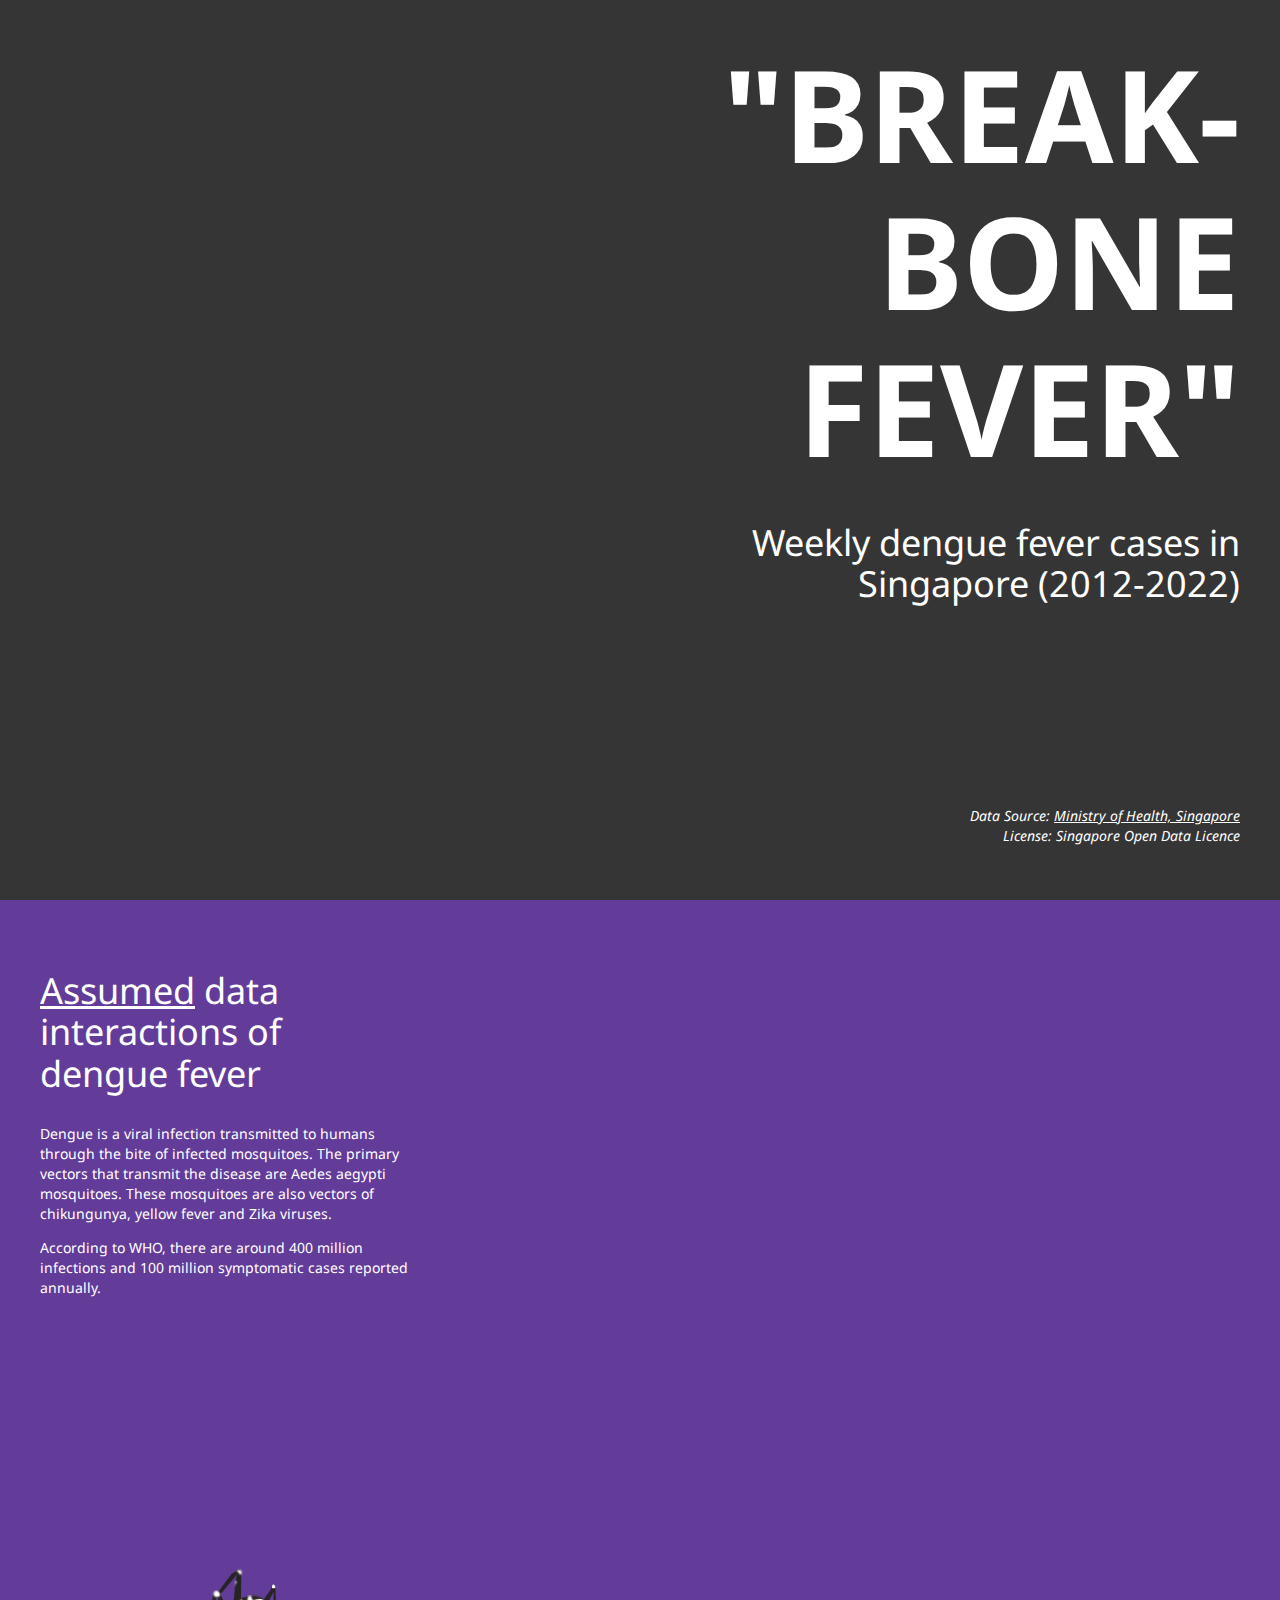
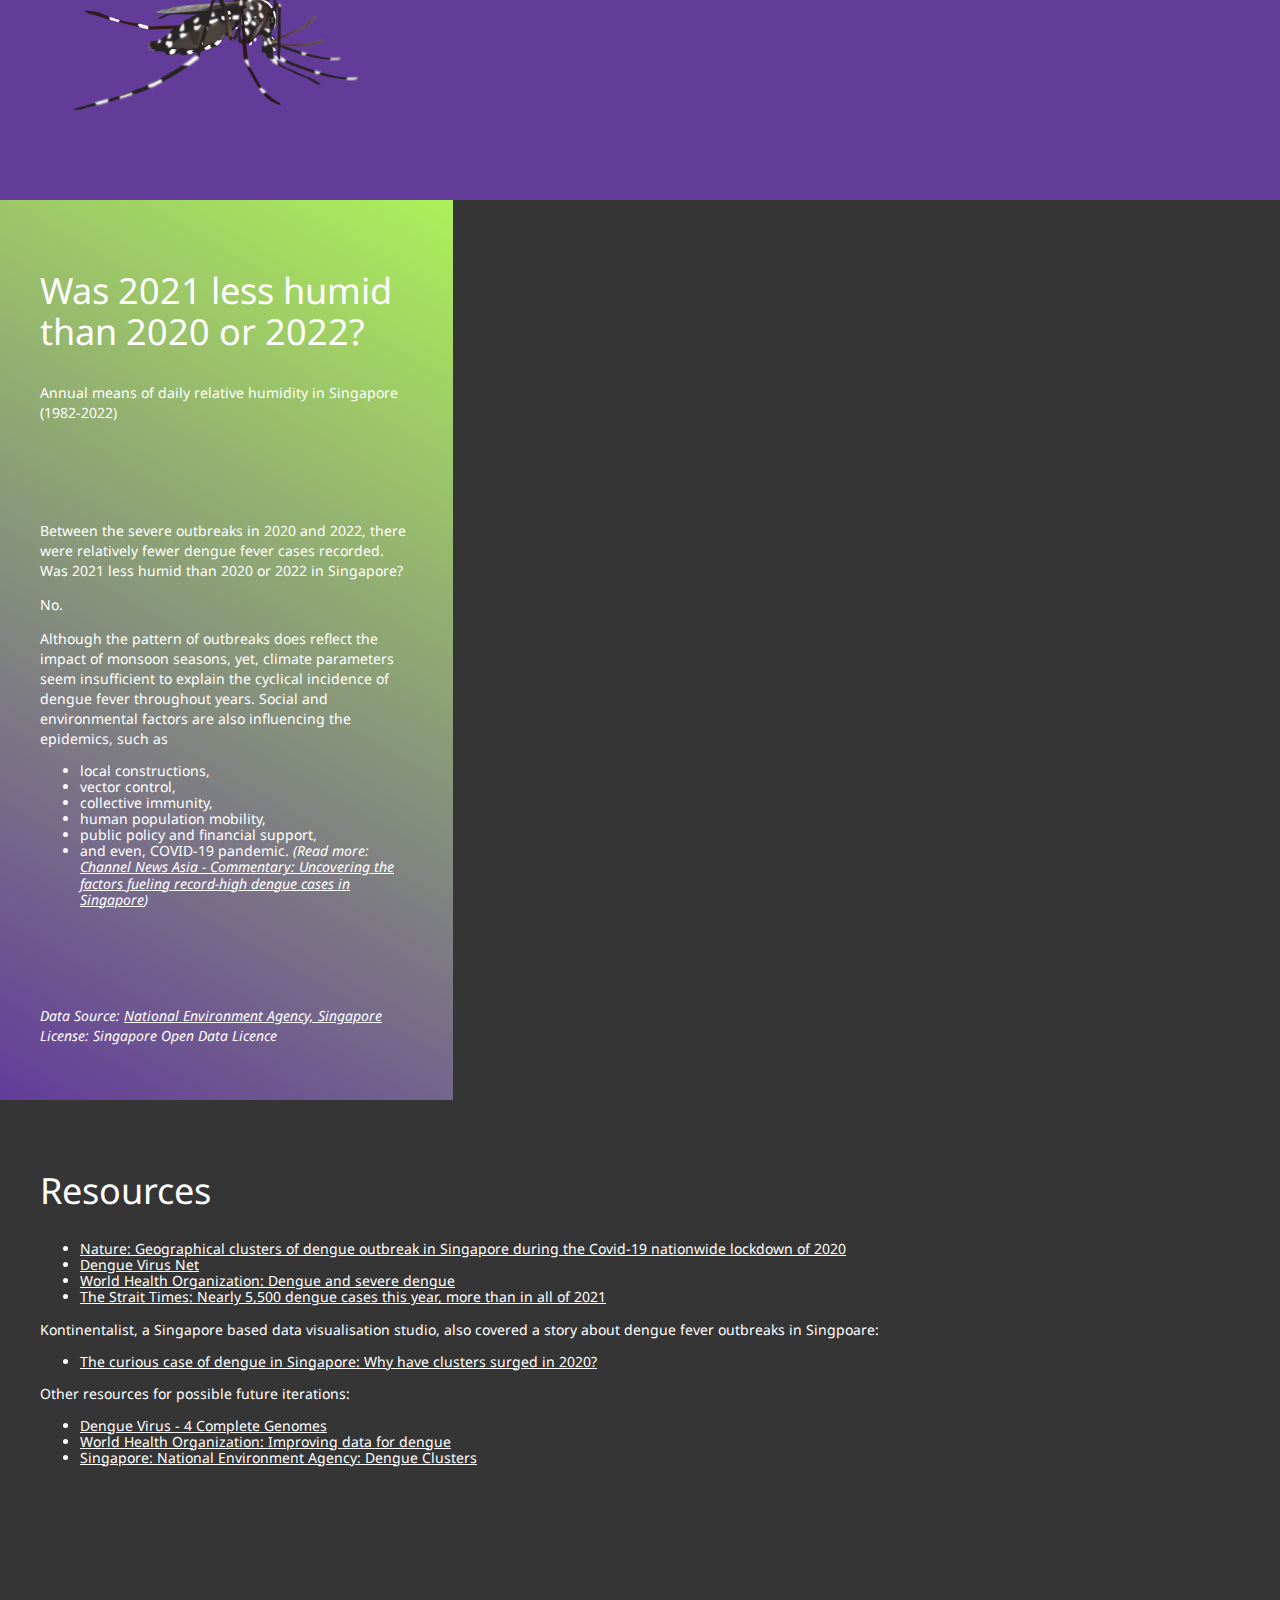
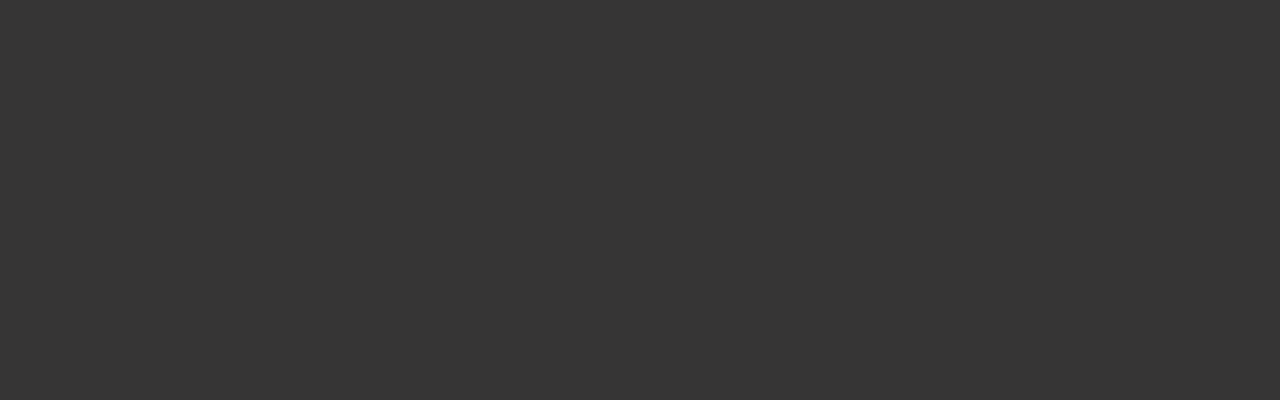
<file: index.html>
<!DOCTYPE html>
<html lang="en">
<head>
    <meta charset="UTF-8">
    <meta http-equiv="X-UA-Compatible" content="IE=edge">
    <meta name="viewport" content="width=device-width, initial-scale=1.0">
    <link rel="stylesheet" href="./css/normalize.css"/>
    <link rel="stylesheet" href="./css/style.css"/>
    <script src="https://d3js.org/d3.v7.min.js"></script>
    <title>Weekly Dengue Fever Cases in Singapore (2012-2022)</title>
</head>
<body>
    <section class="container _landing">
        <div class="section _plot">
            <div id="dengue_plot"></div>
            <!-- <div class="" id="dengue_legend"> </div> -->
        </div>
        <div class="section _info progress">
            <div class="section-heading">
                <h1>"Break-bone Fever"</h1>
                <h2>Weekly dengue fever cases in Singapore (2012-2022)</h2>
            </div>
            <p class="attribution">
                Data Source: <a href="https://data.gov.sg/dataset/weekly-infectious-disease-bulletin-cases">Ministry of Health, Singapore</a>
                <br/>
                License: Singapore Open Data Licence
            </p>
        </div>
    </section>
    <section class="container _map bg-purple">
        <div class="section _description">
            <div class="section-heading">
                <h2><u>Assumed</u> data interactions of dengue fever</h2>
                <p>
                    Dengue is a viral infection transmitted to humans through the bite of infected mosquitoes. 
                    The primary vectors that transmit the disease are Aedes aegypti mosquitoes. 
                    These mosquitoes are also vectors of chikungunya, yellow fever and Zika viruses.
                </p>
                <p>
                    According to WHO, there are around 400 million infections and 100 million symptomatic cases reported annually.
                </p>
            </div>
            <img src="images/mosquito-transparent-background-17-1438403998.png"/>
        </div>
        <div class="section _mapping">
            <svg id="data-mapping">
                <g>
                    <g class="links"></g>
                    <g class="nodes"></g>
                </g>
            </svg>
        </div>
        <!-- <div class="section">
            
        </div> -->
    </section>
    <section class="container">
        <div class="section _description bg-gradient">
            <div class="section-heading">
                <h2>Was 2021 less humid than 2020 or 2022?</h2>
                <p>Annual means of daily relative humidity in Singapore (1982-2022)</p>
            </div>
            <div>
                <p>
                    Between the severe outbreaks in 2020 and 2022, there were relatively fewer dengue fever cases recorded. 
                    Was 2021 less humid than 2020 or 2022 in Singapore?
                </p>
                <p>
                    No.
                </p>
                <p>
                    Although the pattern of outbreaks does reflect the impact of monsoon seasons, 
                    yet, climate parameters seem insufficient to explain the cyclical incidence of dengue fever throughout years.
                    Social and environmental factors are also influencing the epidemics, such as 
                </p>
                <ul>
                    <li>local constructions,</li>
                    <li>vector control,</li>
                    <li>collective immunity,</li>
                    <li>human population mobility,</li>
                    <li>public policy and financial support,</li>
                    <li>
                        and even, COVID-19 pandemic.
                        <i>
                            (Read more: <a href="https://www.channelnewsasia.com/commentary/why-singapore-record-high-dengue-cases-covid-19-2020-coronavirus-687281">Channel News Asia - Commentary: Uncovering the factors fueling record-high dengue cases in Singapore</a>)
                        </i>
                    </li>
                </ul>
            </div>
            <p class="attribution">
                Data Source: <a href="https://data.gov.sg/dataset/relative-humidity-annual-mean">National Environment Agency, Singapore</a>
                <br/>
                License: Singapore Open Data Licence
            </p>
        </div>
        <div class="section _plot">
            <!-- <select id="selectButton"></select> -->
            <div id="humidity_plot"></div>
        </div>
    </section>
    <section class="container">
        <div class="section _description">
            <div class="section-heading">
                <h2>Resources</h2>
                <ul>
                    <li>
                        <a href="https://www.nature.com/articles/s41597-022-01666-y">
                            Nature: Geographical clusters of dengue outbreak in Singapore during the Covid-19 nationwide lockdown of 2020
                        </a>
                    </li>
                    <li>
                        <a href="http://www.denguevirusnet.com/">
                            Dengue Virus Net
                        </a>
                    </li>
                    <li>
                        <a href="https://www.who.int/news-room/fact-sheets/detail/dengue-and-severe-dengue">
                            World Health Organization: Dengue and severe dengue
                        </a>
                    </li>
                    <li>
                        <a href="https://www.straitstimes.com/singapore/environment/close-to-5500-dengue-cases-recorded-in-spore-so-far-this-year-more-than-for-whole-of-2021">
                            The Strait Times: Nearly 5,500 dengue cases this year, more than in all of 2021
                        </a>
                    </li>
                </ul>
                <p>
                    Kontinentalist, a Singapore based data visualisation studio, also covered a story about dengue fever outbreaks in Singpoare:
                </p>
                <ul>
                    <li>
                        <a href="https://kontinentalist.com/stories/why-are-singapore-dengue-fever-clusters-growing-in-2020">
                            The curious case of dengue in Singapore: Why have clusters surged in 2020?
                        </a>
                    </li>
                </ul>
                <p>
                    Other resources for possible future iterations:
                </p>
                <ul>
                    <li>
                        <a href="https://www.kaggle.com/datasets/jhossain/dengue-virus-4-complete-genomes?select=den2.fasta">
                            Dengue Virus - 4 Complete Genomes
                        </a>
                    </li>
                    <li>
                        <a href="https://www.who.int/activities/improving-data-for-dengue">
                            World Health Organization: Improving data for dengue
                        </a>
                    </li>
                    <li>
                        <a href="https://www.nea.gov.sg/dengue-zika/dengue/dengue-clusters">
                            Singapore: National Environment Agency: Dengue Clusters
                        </a>
                    </li>
                </ul>
            </div>
            
        </div>
    </section>
    <script src="./js/dengue_plot.js"></script>
    <script src="./js/mapping.js"></script>
    <script src="./js/humidity_plot__scatter.js"></script>

</body>
</html>
</file>
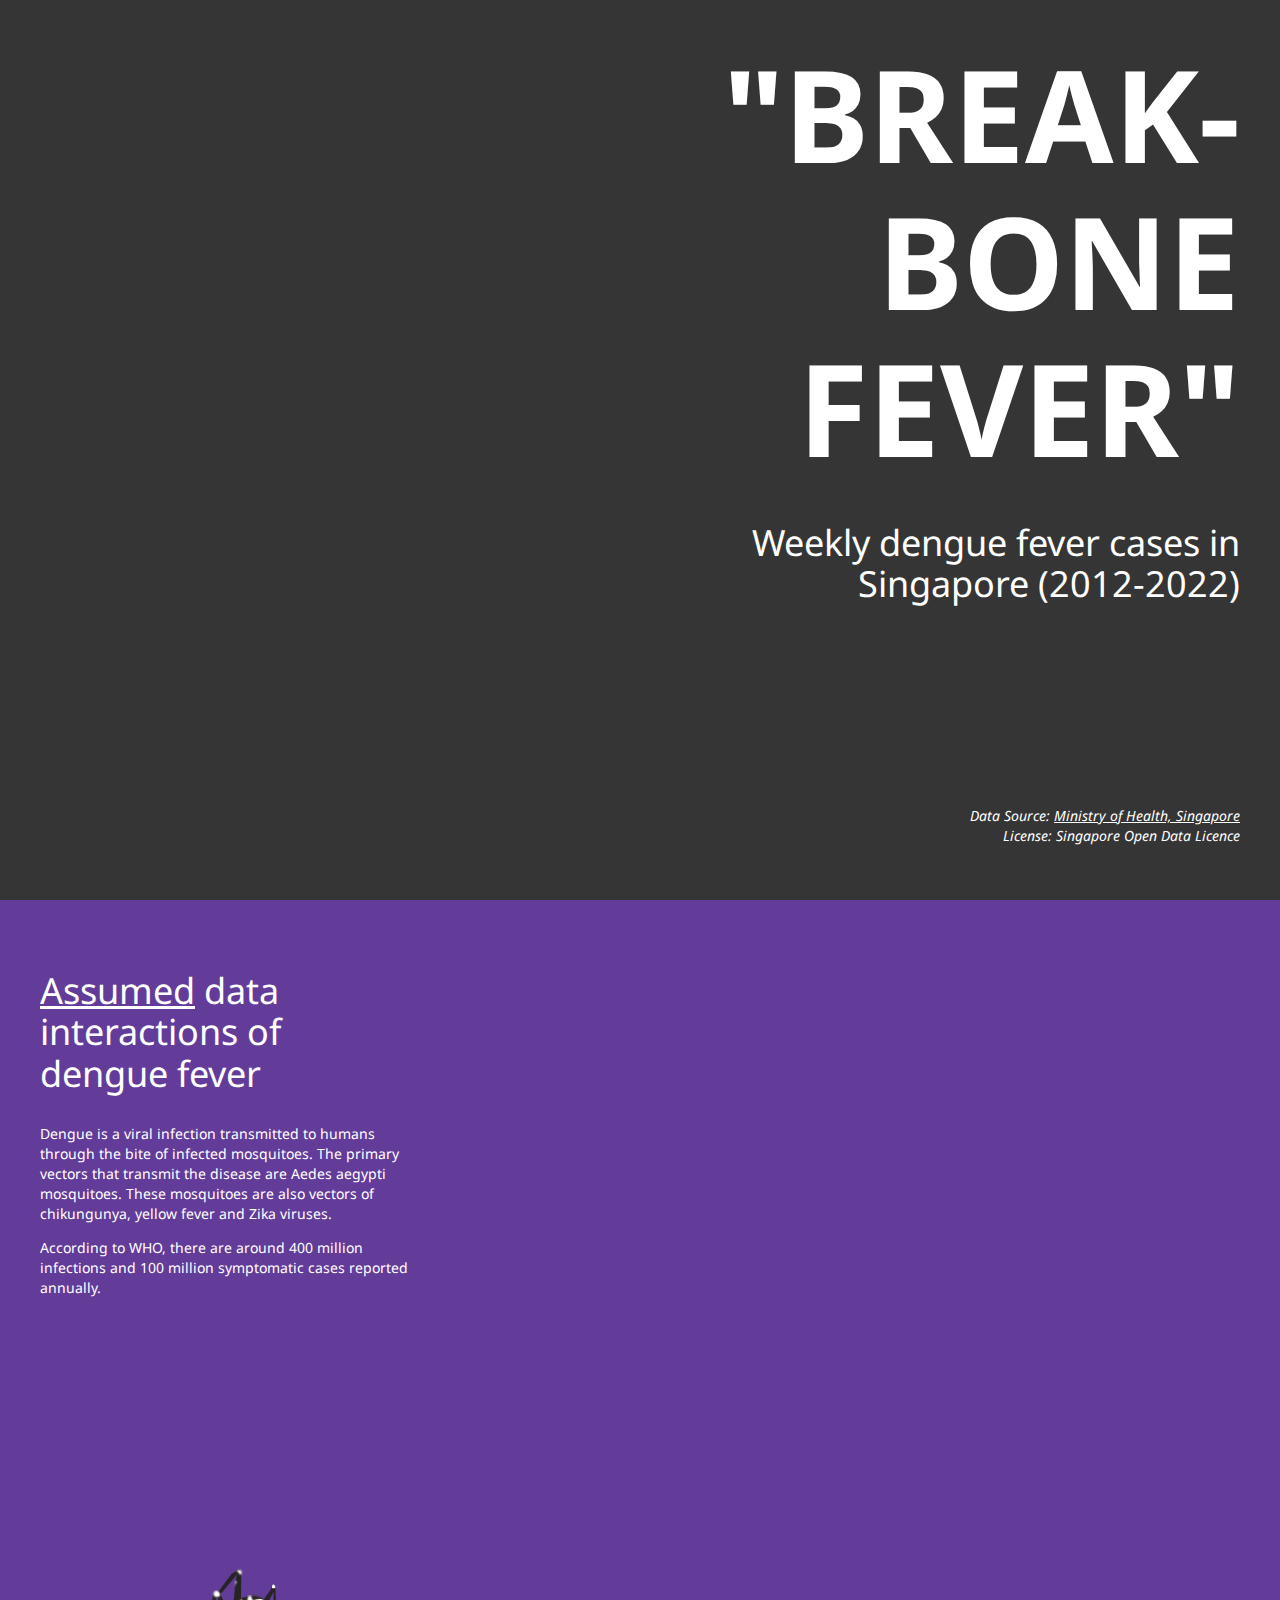
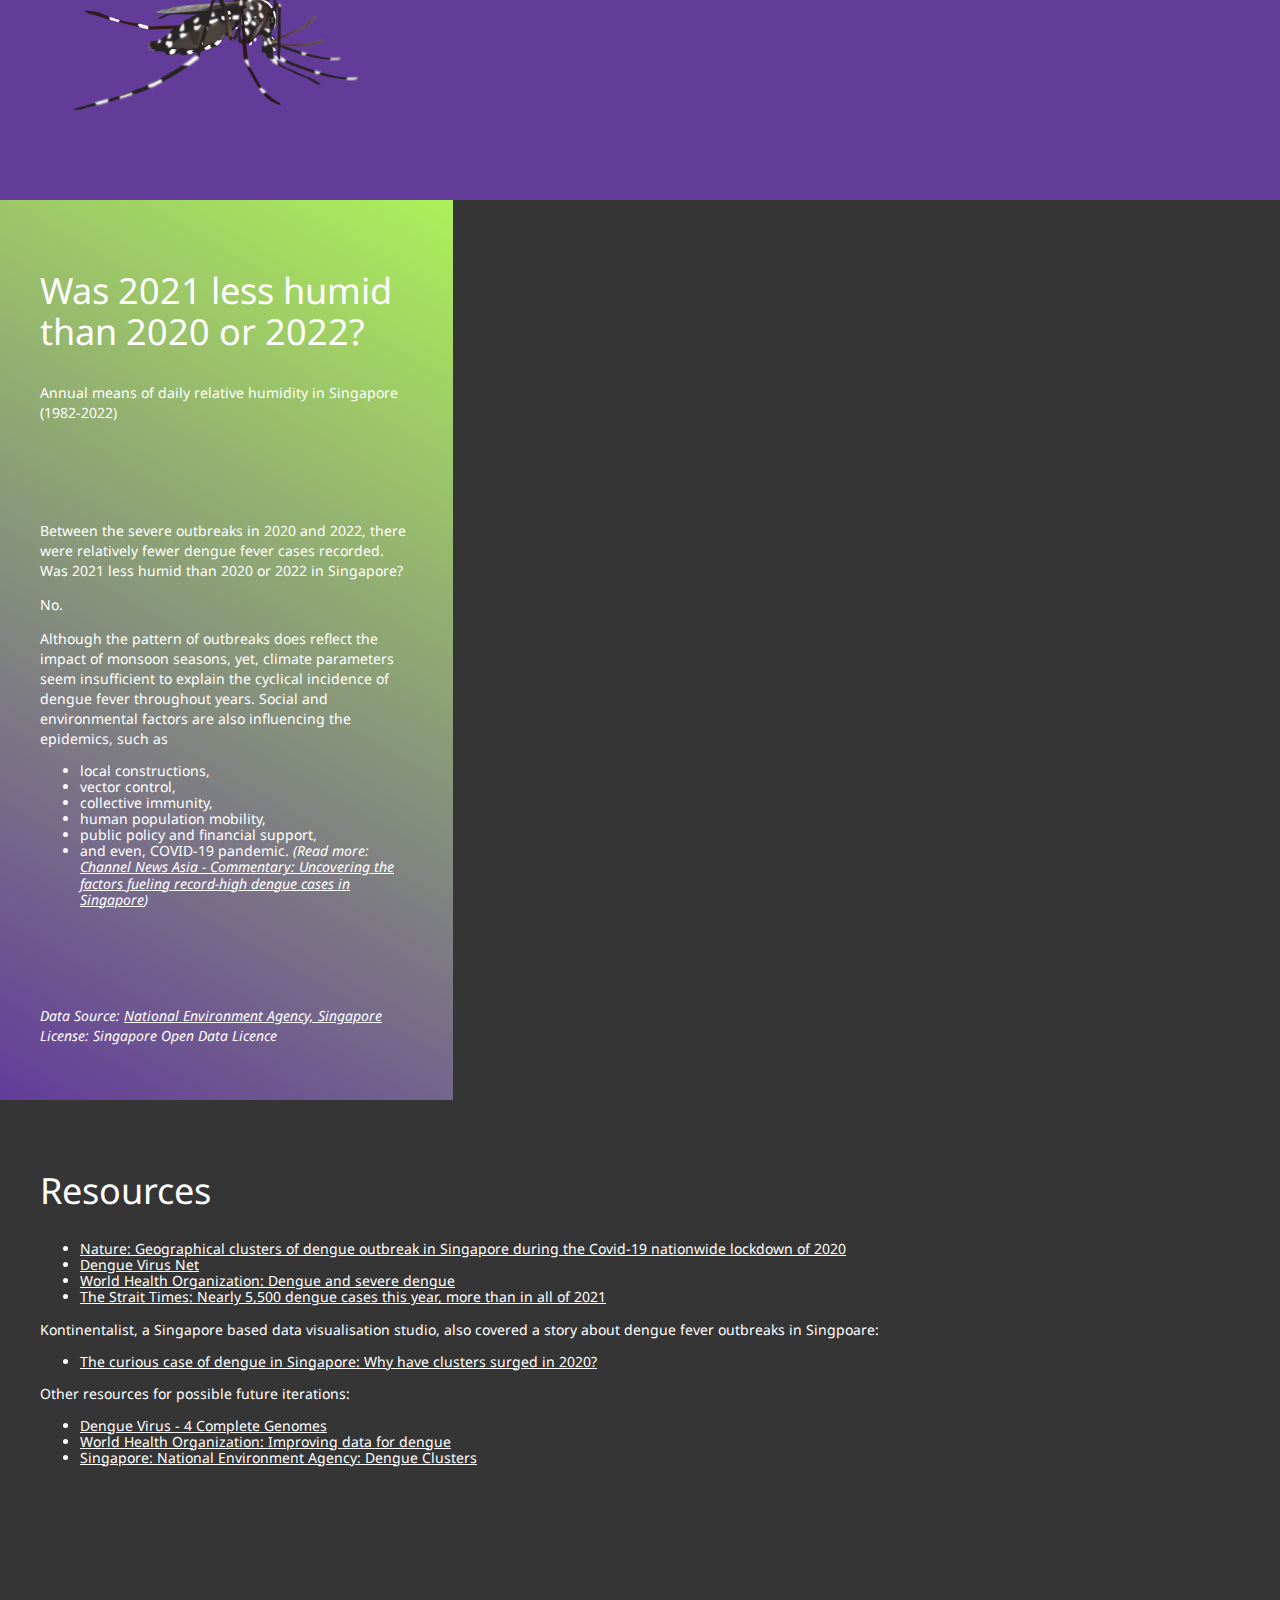
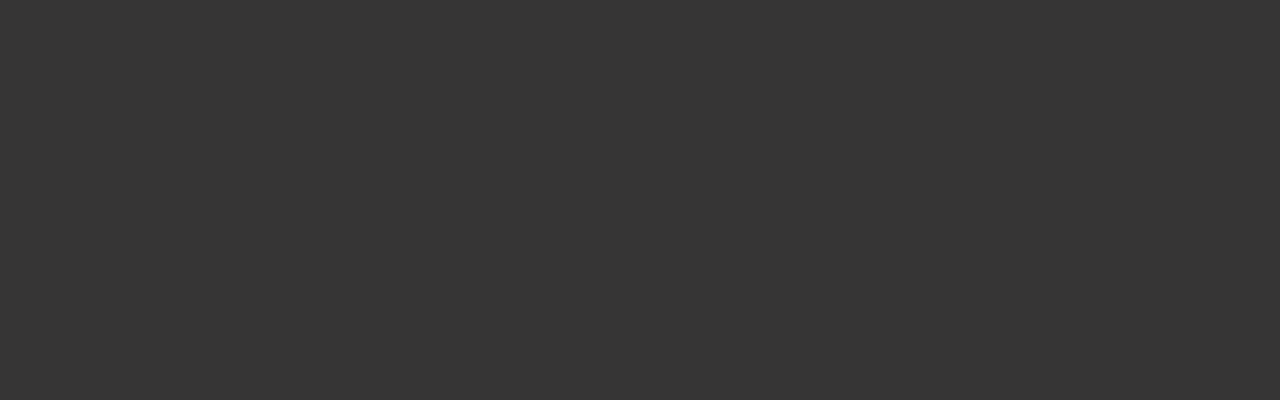
<file: dengue-fever.html>
<!DOCTYPE html>
<html lang="en">
<head>
    <meta charset="UTF-8">
    <meta http-equiv="X-UA-Compatible" content="IE=edge">
    <meta name="viewport" content="width=device-width, initial-scale=1.0">
    <link rel="stylesheet" href="./css/normalize.css"/>
    <link rel="stylesheet" href="./css/style.css"/>
    <script src="https://d3js.org/d3.v7.min.js"></script>
    <title>Weekly Dengue Fever Cases in Singapore (2012-2022)</title>
</head>
<body>
    <section class="container _landing">
        <div class="section _plot">
            <div id="dengue_plot"></div>
            <!-- <div class="" id="dengue_legend"> </div> -->
        </div>
        <div class="section _info progress">
            <div class="section-heading">
                <h1>"Break-bone Fever"</h1>
                <h2>Weekly dengue fever cases in Singapore (2012-2022)</h2>
            </div>
            <p class="attribution">
                Data Source: <a href="https://data.gov.sg/dataset/weekly-infectious-disease-bulletin-cases">Ministry of Health, Singapore</a>
                <br/>
                License: Singapore Open Data Licence
            </p>
        </div>
    </section>
    <section class="container _map bg-purple">
        <div class="section _description">
            <div class="section-heading">
                <h2><u>Assumed</u> data interactions of dengue fever</h2>
                <p>
                    Dengue is a viral infection transmitted to humans through the bite of infected mosquitoes. 
                    The primary vectors that transmit the disease are Aedes aegypti mosquitoes. 
                    These mosquitoes are also vectors of chikungunya, yellow fever and Zika viruses.
                </p>
                <p>
                    According to WHO, there are around 400 million infections and 100 million symptomatic cases reported annually.
                </p>
            </div>
            <img src="images/mosquito-transparent-background-17-1438403998.png"/>
        </div>
        <div class="section _mapping">
            <svg id="data-mapping">
                <g>
                    <g class="links"></g>
                    <g class="nodes"></g>
                </g>
            </svg>
        </div>
        <!-- <div class="section">
            
        </div> -->
    </section>
    <section class="container">
        <div class="section _description bg-gradient">
            <div class="section-heading">
                <h2>Was 2021 less humid than 2020 or 2022?</h2>
                <p>Annual means of daily relative humidity in Singapore (1982-2022)</p>
            </div>
            <div>
                <p>
                    Between the severe outbreaks in 2020 and 2022, there were relatively fewer dengue fever cases recorded. 
                    Was 2021 less humid than 2020 or 2022 in Singapore?
                </p>
                <p>
                    No.
                </p>
                <p>
                    Although the pattern of outbreaks does reflect the impact of monsoon seasons, 
                    yet, climate parameters seem insufficient to explain the cyclical incidence of dengue fever throughout years.
                    Social and environmental factors are also influencing the epidemics, such as 
                </p>
                <ul>
                    <li>local constructions,</li>
                    <li>vector control,</li>
                    <li>collective immunity,</li>
                    <li>human population mobility,</li>
                    <li>public policy and financial support,</li>
                    <li>
                        and even, COVID-19 pandemic.
                        <i>
                            (Read more: <a href="https://www.channelnewsasia.com/commentary/why-singapore-record-high-dengue-cases-covid-19-2020-coronavirus-687281">Channel News Asia - Commentary: Uncovering the factors fueling record-high dengue cases in Singapore</a>)
                        </i>
                    </li>
                </ul>
            </div>
            <p class="attribution">
                Data Source: <a href="https://data.gov.sg/dataset/relative-humidity-annual-mean">National Environment Agency, Singapore</a>
                <br/>
                License: Singapore Open Data Licence
            </p>
        </div>
        <div class="section _plot">
            <!-- <select id="selectButton"></select> -->
            <div id="humidity_plot"></div>
        </div>
    </section>
    <section class="container">
        <div class="section _description">
            <div class="section-heading">
                <h2>Resources</h2>
                <ul>
                    <li>
                        <a href="https://www.nature.com/articles/s41597-022-01666-y">
                            Nature: Geographical clusters of dengue outbreak in Singapore during the Covid-19 nationwide lockdown of 2020
                        </a>
                    </li>
                    <li>
                        <a href="http://www.denguevirusnet.com/">
                            Dengue Virus Net
                        </a>
                    </li>
                    <li>
                        <a href="https://www.who.int/news-room/fact-sheets/detail/dengue-and-severe-dengue">
                            World Health Organization: Dengue and severe dengue
                        </a>
                    </li>
                    <li>
                        <a href="https://www.straitstimes.com/singapore/environment/close-to-5500-dengue-cases-recorded-in-spore-so-far-this-year-more-than-for-whole-of-2021">
                            The Strait Times: Nearly 5,500 dengue cases this year, more than in all of 2021
                        </a>
                    </li>
                </ul>
                <p>
                    Kontinentalist, a Singapore based data visualisation studio, also covered a story about dengue fever outbreaks in Singpoare:
                </p>
                <ul>
                    <li>
                        <a href="https://kontinentalist.com/stories/why-are-singapore-dengue-fever-clusters-growing-in-2020">
                            The curious case of dengue in Singapore: Why have clusters surged in 2020?
                        </a>
                    </li>
                </ul>
                <p>
                    Other resources for possible future iterations:
                </p>
                <ul>
                    <li>
                        <a href="https://www.kaggle.com/datasets/jhossain/dengue-virus-4-complete-genomes?select=den2.fasta">
                            Dengue Virus - 4 Complete Genomes
                        </a>
                    </li>
                    <li>
                        <a href="https://www.who.int/activities/improving-data-for-dengue">
                            World Health Organization: Improving data for dengue
                        </a>
                    </li>
                    <li>
                        <a href="https://www.nea.gov.sg/dengue-zika/dengue/dengue-clusters">
                            Singapore: National Environment Agency: Dengue Clusters
                        </a>
                    </li>
                </ul>
            </div>
            
        </div>
    </section>
    <script src="./js/dengue_plot.js"></script>
    <script src="./js/mapping.js"></script>
    <script src="./js/humidity_plot__scatter.js"></script>

</body>
</html>
</file>
<file: css/style.css>
@import url('https://fonts.googleapis.com/css2?family=Noto+Sans:ital,wght@0,200;0,400;0,800;1,200;1,400;1,800&display=swap');

:root {
    /* Font Family */
    --global--font-primary: 'Noto Sans', sans-serif;

    /* Font Size */
    --global--font-size-h1: 12.8rem;
    --global--font-size-h2: 3.6rem;
    --global--font-size-h3: 1.8rem;
    --global--font-size-p: 1.4rem;
    --global--letter-spacing: normal;

    /* Font Weight */
    --global--font-weight-regular: 400;
    --global--font-weight-emphasis: 700;

    /* Spacing & Sizing */
    --global--spacing-primary: 4rem;
    --global--spacing-secondary: 1rem;
    --global--sizing-icon: 2.4rem;
    --global--sizing-icon-L: 3.6rem; 
    --global--border-radius: 3.6rem;

    /* Colour */
    --bg-dark: #363535;
    --bg-purple: #633C9A;
    --bg-lime: #ADF05A;
}

/* Container */
html { 
    font-size: 10px; 
    scroll-behavior: smooth;
}
body {
    font-size: var(--global--font-size-p);
    font-family: var(--global--font-primary);
}
html, body, section {
    block-size: 100%;
}
  
html {
    scroll-snap-type: y mandatory;
}

/* Typography */
h1, .h1{
    font-size: var(--global--font-size-h1);
    margin: 0 0 var(--global--spacing-primary);
    text-transform: uppercase;
}
h2, .h2{
    font-size: var(--global--font-size-h2);
    font-weight: var(--global--font-weight-regular);
}
h3, .h3{
    font-size: var(--global--font-size-h3);
}
p{
    line-height: 2rem;
}
a, a:visited{
    color: white;
}
.attribution{
    font-style: italic;
}
.attribution a{
    color: white;
}
svg{
    margin: auto;
    display: block;
    overflow: visible;
    animation-name: fadeInOpacity;
    animation-iteration-count: 1;
    animation-timing-function: ease-in;
    animation-duration: 2s;
}
@keyframes fadeInOpacity {
    0% {
        opacity: 0;
    }
    100% {
        opacity: 1;
    }
}

.container {
    scroll-snap-align: start;
    scroll-snap-stop: always;
    display: flex;
    background: var(--bg-dark);
}

/* Section */
.section{
    padding: var(--global--spacing-primary);
    color: white;
    flex: 1;
}
.section._plot{
    flex: 2;
}
.section._info{
    text-align: right;
    display: flex;
    flex-direction: column;
    justify-content: space-between;
}
.section._mapping{
    flex:2;
}
.section._description{
    display: flex;
    flex-direction: column;
    justify-content: space-between;
}
.section._description img{
    width: 100%;
}
.bg-gradient{
    background: linear-gradient(30deg, var(--bg-purple), var(--bg-lime));
}
.bg-purple {
    background: var(--bg-purple);
}
.progress {
    animation: 6s linear infinite alternate progress;
  }
@keyframes progress {
    from {
      background-color: var(--bg-purple);
    }
  
    to {
      background-color: var(--bg-lime);
    }
  }
.label{
    text-anchor: end;
    transform: rotate(35deg);
    transform-box: fill-box;
    transform-origin: right;
    pointer-events: none;
}

/* Graph */
.tile:hover{
    cursor: pointer;
    margin-top: -2;
}
.legend{
    margin-right: 0;
}
.legend .tick line{
    stroke:var( --bg-dark);
}
#data-mapping{
    margin: 0;
}
#data-mapping line {
    stroke: azure;
    opacity: .25;
}
.spot-humidity:hover {
    fill: white;
    cursor: pointer;
    r: 4;
}
line#limit {
    stroke: steelblue;
    stroke-width: 1;
    stroke-dasharray: 3 6;
}
/* Tooltip */
.tooltip{
    position:absolute;
    background-color: white;
    color: black;
    border: solid;
    border-width: 1px;
    padding: 2rem;
    width: 16rem;
}
</file>
